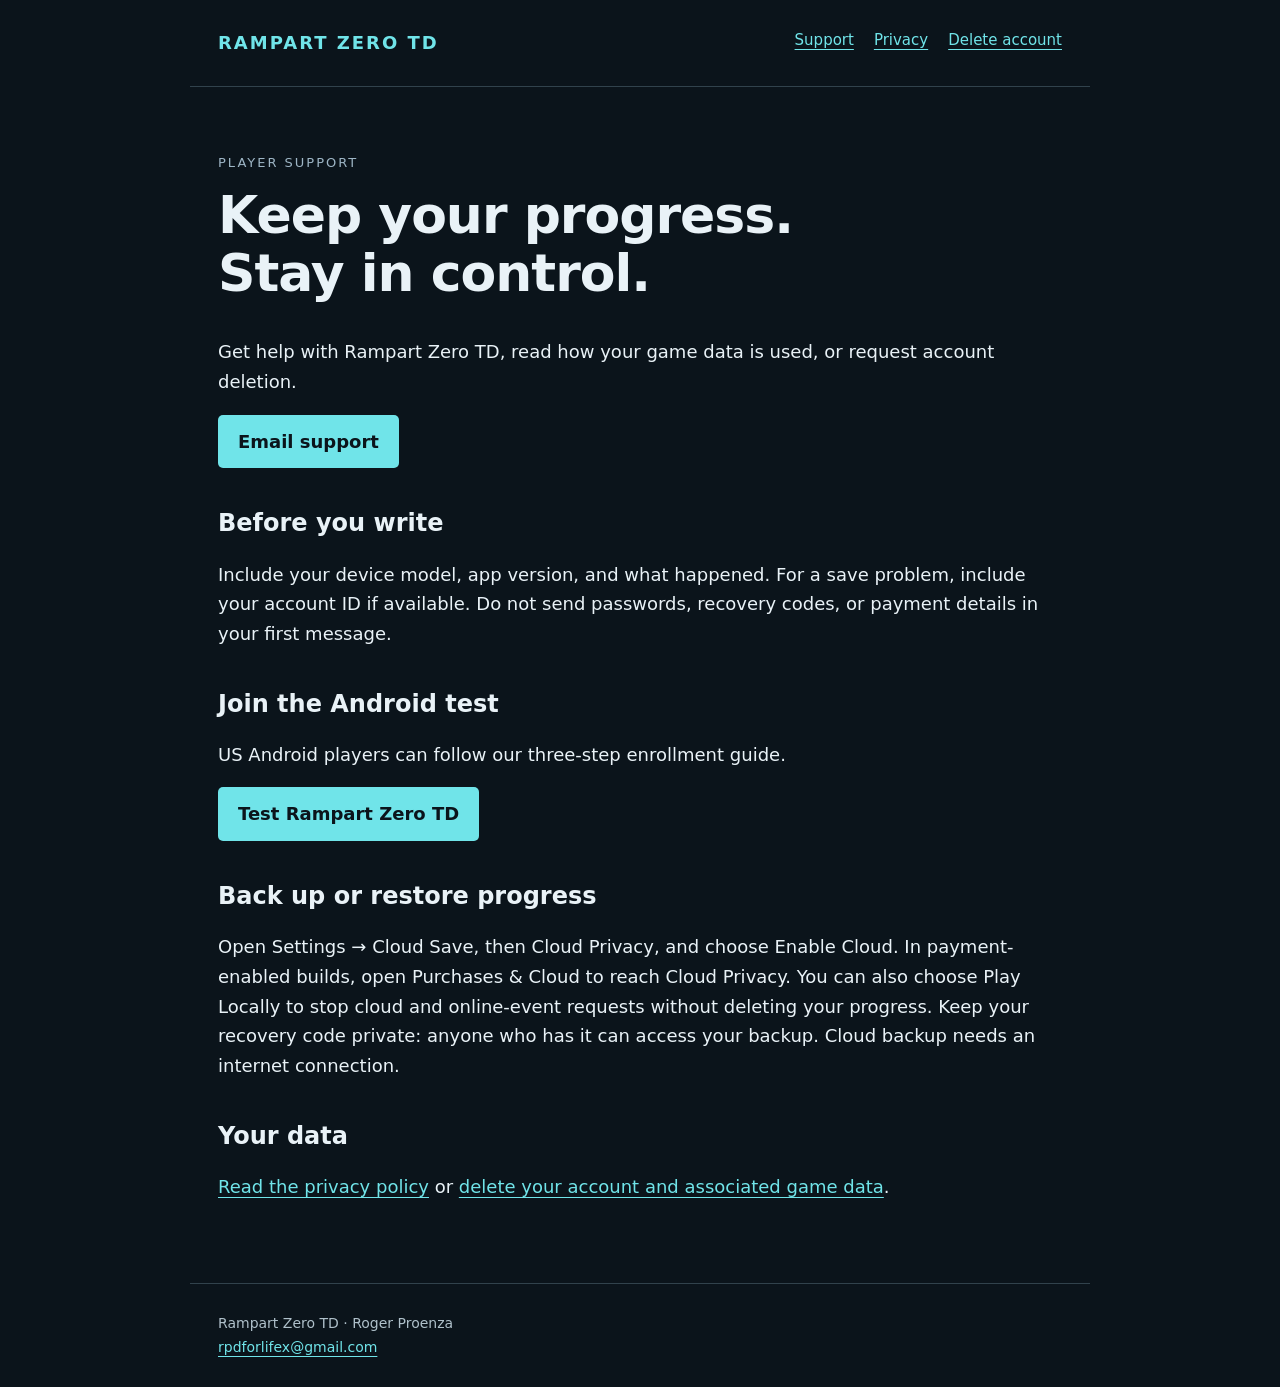
<file: index.html>
<!doctype html>
<html lang="en"><head><meta charset="utf-8"><meta name="viewport" content="width=device-width, initial-scale=1">
<meta name="description" content="Official support, privacy, and account-deletion information for Rampart Zero TD.">
<title>Support — Rampart Zero TD</title><link rel="stylesheet" href="site.css"></head>
<body><a class="skip" href="#main">Skip to content</a><header><a class="brand" href="index.html">RAMPART ZERO TD</a>
<nav aria-label="Main"><a href="index.html">Support</a><a href="privacy.html">Privacy</a><a href="delete-account.html">Delete account</a></nav></header>
<main id="main"><p class="eyebrow">PLAYER SUPPORT</p><h1>Keep your progress.<br>Stay in control.</h1>
<p>Get help with Rampart Zero TD, read how your game data is used, or request account deletion.</p>
<p><a class="button" href="mailto:rpdforlifex@gmail.com?subject=Rampart%20Zero%20TD%20support">Email support</a></p>
<h2>Before you write</h2><p>Include your device model, app version, and what happened. For a save problem, include your account ID if available. Do not send passwords, recovery codes, or payment details in your first message.</p>
<h2>Join the Android test</h2><p>US Android players can follow our three-step enrollment guide.</p><p><a class="button" href="test.html">Test Rampart Zero TD</a></p>
<h2>Back up or restore progress</h2><p>Open Settings → Cloud Save, then Cloud Privacy, and choose Enable Cloud. In payment-enabled builds, open Purchases & Cloud to reach Cloud Privacy. You can also choose Play Locally to stop cloud and online-event requests without deleting your progress. Keep your recovery code private: anyone who has it can access your backup. Cloud backup needs an internet connection.</p>
<h2>Your data</h2><p><a href="privacy.html">Read the privacy policy</a> or <a href="delete-account.html">delete your account and associated game data</a>.</p></main><footer>Rampart Zero TD · Roger Proenza<br>
<a href="mailto:rpdforlifex@gmail.com">rpdforlifex@gmail.com</a></footer></body></html>
</file>
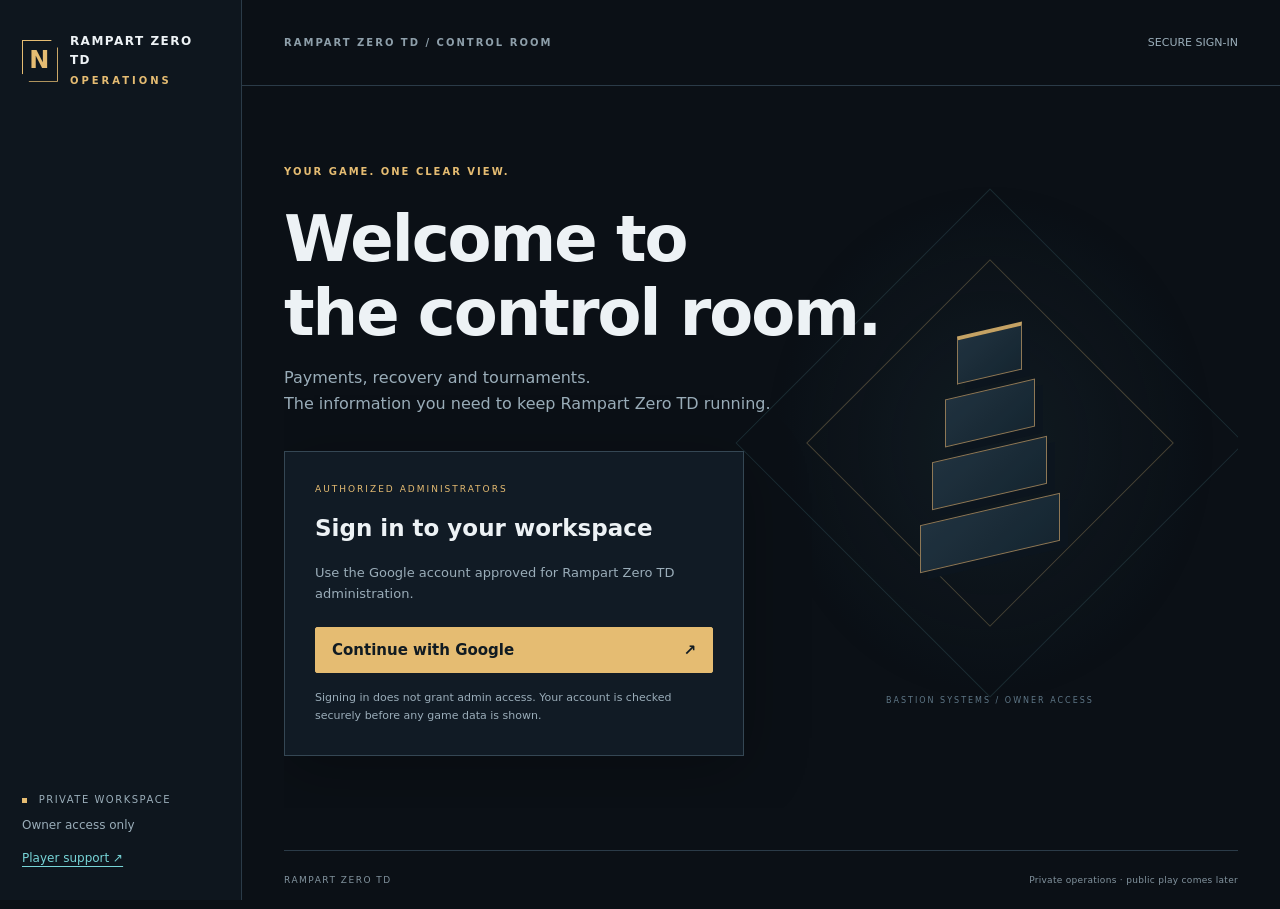
<file: admin/index.html>
<!doctype html><html lang="en"><head><meta charset="utf-8"><meta name="viewport" content="width=device-width,initial-scale=1"><meta name="referrer" content="no-referrer"><meta name="robots" content="noindex,nofollow"><meta http-equiv="Content-Security-Policy" content="default-src 'none'; script-src 'self'; style-src 'self'; img-src 'self'; connect-src https://wtunqxzwsoivmeadbbxj.supabase.co; base-uri 'none'; form-action 'none'; object-src 'none'"><title>Operations · Rampart Zero TD</title><link rel="stylesheet" href="./admin.css"></head><body>
<a class="skip" href="#main">Skip to dashboard</a>
<div class="shell"><aside class="sidebar"><a class="brand" href="./"><span class="brand-mark" aria-hidden="true">N</span><span>RAMPART ZERO TD<small>OPERATIONS</small></span></a><nav aria-label="Dashboard sections" id="nav" hidden></nav><div class="sidebar-foot"><span class="status-dot"></span> PRIVATE WORKSPACE<p>Owner access only</p><a href="../index.html">Player support ↗</a></div></aside>
<div class="workspace"><header class="topbar"><span class="eyebrow">RAMPART ZERO TD / CONTROL ROOM</span><span id="identity" class="identity">SECURE SIGN-IN</span><button id="signout" class="subtle" hidden>Sign out</button></header>
<main id="main"><section id="login" class="login"><div class="eyebrow">YOUR GAME. ONE CLEAR VIEW.</div><h1>Welcome to<br>the control room.</h1><p class="intro">Payments, recovery and tournaments.<br>The information you need to keep Rampart Zero TD running.</p><div class="login-panel"><div class="panel-kicker">AUTHORIZED ADMINISTRATORS</div><h2>Sign in to your workspace</h2><p>Use the Google account approved for Rampart Zero TD administration.</p><button id="signin" class="primary">Continue with Google <span aria-hidden="true">↗</span></button><p class="muted small">Signing in does not grant admin access. Your account is checked securely before any game data is shown.</p></div><div class="login-art" aria-hidden="true"><div class="orbit orbit-one"></div><div class="orbit orbit-two"></div><div class="bastion"><i></i><i></i><i></i><i></i></div><span>BASTION SYSTEMS / OWNER ACCESS</span></div></section>
<div id="message" role="status" aria-live="polite"></div>
<section id="dashboard" hidden><div class="page-heading"><div><div class="eyebrow">OPERATIONS / <span id="section-label">OVERVIEW</span></div><h1 id="page-title">Your game, at a glance.</h1><p id="page-description">What needs your attention, and what is running.</p></div><div class="tools"><label for="realm">Payment environment</label><select id="realm"><option value="Test">Test / Sandbox</option><option value="Production">Production</option></select><button id="refresh" class="secondary">Refresh data ↻</button></div></div><div class="snapshot-strip"><span id="freshness">Connecting…</span><span>Times in Eastern · updates every 60 seconds</span></div><div id="content"></div></section>
</main><footer>RAMPART ZERO TD <span>Private operations · public play comes later</span></footer></div></div><script type="module" src="./app.js"></script></body></html>
</file>
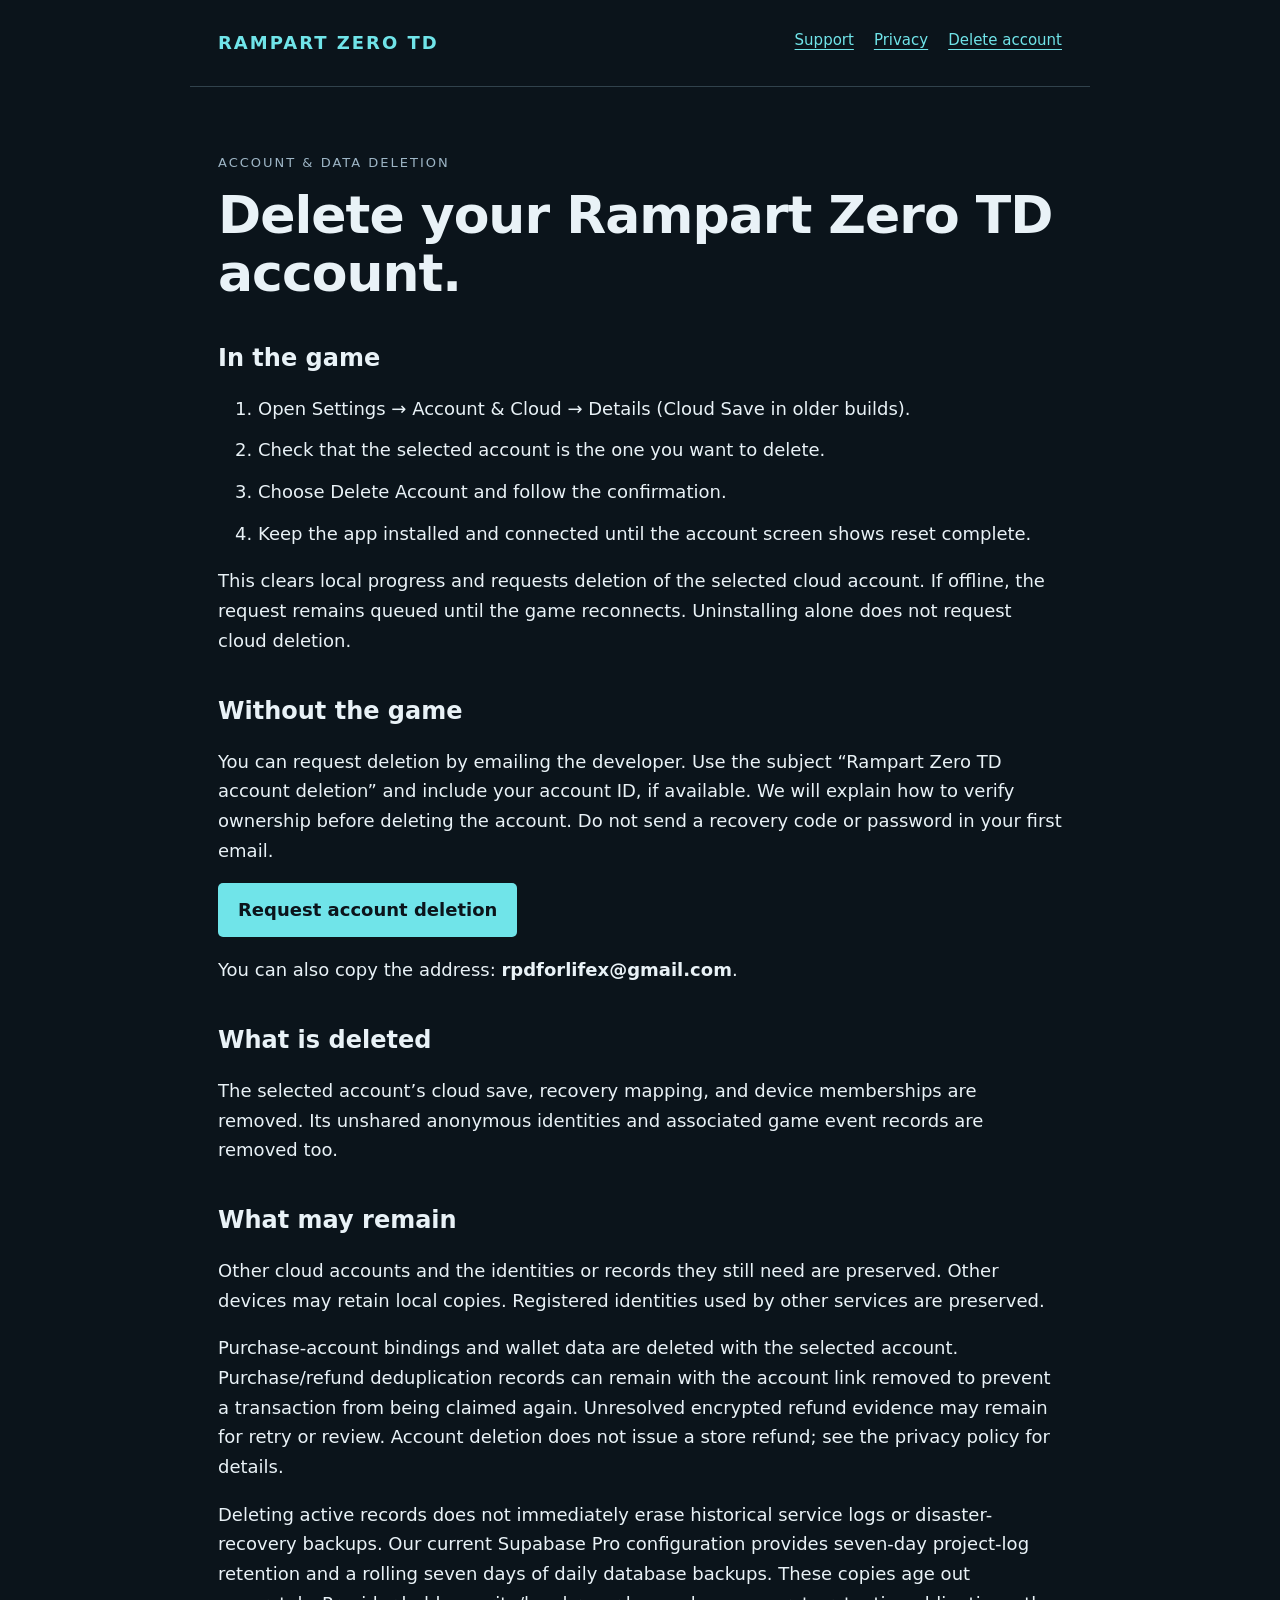
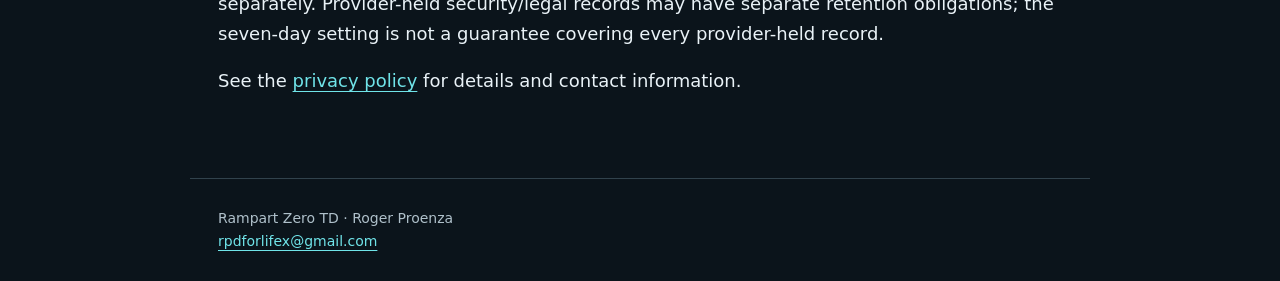
<file: delete-account.html>
<!doctype html>
<html lang="en"><head><meta charset="utf-8"><meta name="viewport" content="width=device-width, initial-scale=1">
<meta name="description" content="Official support, privacy, and account-deletion information for Rampart Zero TD.">
<title>Delete your account — Rampart Zero TD</title><link rel="stylesheet" href="site.css"></head>
<body><a class="skip" href="#main">Skip to content</a><header><a class="brand" href="index.html">RAMPART ZERO TD</a>
<nav aria-label="Main"><a href="index.html">Support</a><a href="privacy.html">Privacy</a><a href="delete-account.html">Delete account</a></nav></header>
<main id="main"><p class="eyebrow">ACCOUNT & DATA DELETION</p><h1>Delete your Rampart Zero TD account.</h1>
<h2>In the game</h2><ol><li>Open Settings → Account &amp; Cloud → Details (Cloud Save in older builds).</li><li>Check that the selected account is the one you want to delete.</li><li>Choose Delete Account and follow the confirmation.</li><li>Keep the app installed and connected until the account screen shows reset complete.</li></ol>
<p>This clears local progress and requests deletion of the selected cloud account. If offline, the request remains queued until the game reconnects. Uninstalling alone does not request cloud deletion.</p>
<h2>Without the game</h2><p>You can request deletion by emailing the developer. Use the subject “Rampart Zero TD account deletion” and include your account ID, if available. We will explain how to verify ownership before deleting the account. Do not send a recovery code or password in your first email.</p>
<p><a class="button" href="mailto:rpdforlifex@gmail.com?subject=Rampart%20Zero%20TD%20account%20deletion">Request account deletion</a></p>
<p>You can also copy the address: <strong>rpdforlifex@gmail.com</strong>.</p>
<h2>What is deleted</h2><p>The selected account’s cloud save, recovery mapping, and device memberships are removed. Its unshared anonymous identities and associated game event records are removed too.</p>
<h2>What may remain</h2><p>Other cloud accounts and the identities or records they still need are preserved. Other devices may retain local copies. Registered identities used by other services are preserved.</p>
<p>Purchase-account bindings and wallet data are deleted with the selected account. Purchase/refund deduplication records can remain with the account link removed to prevent a transaction from being claimed again. Unresolved encrypted refund evidence may remain for retry or review. Account deletion does not issue a store refund; see the privacy policy for details.</p>
<p>Deleting active records does not immediately erase historical service logs or disaster-recovery backups. Our current Supabase Pro configuration provides seven-day project-log retention and a rolling seven days of daily database backups. These copies age out separately. Provider-held security/legal records may have separate retention obligations; the seven-day setting is not a guarantee covering every provider-held record.</p>
<p>See the <a href="privacy.html">privacy policy</a> for details and contact information.</p></main><footer>Rampart Zero TD · Roger Proenza<br>
<a href="mailto:rpdforlifex@gmail.com">rpdforlifex@gmail.com</a></footer></body></html>
</file>
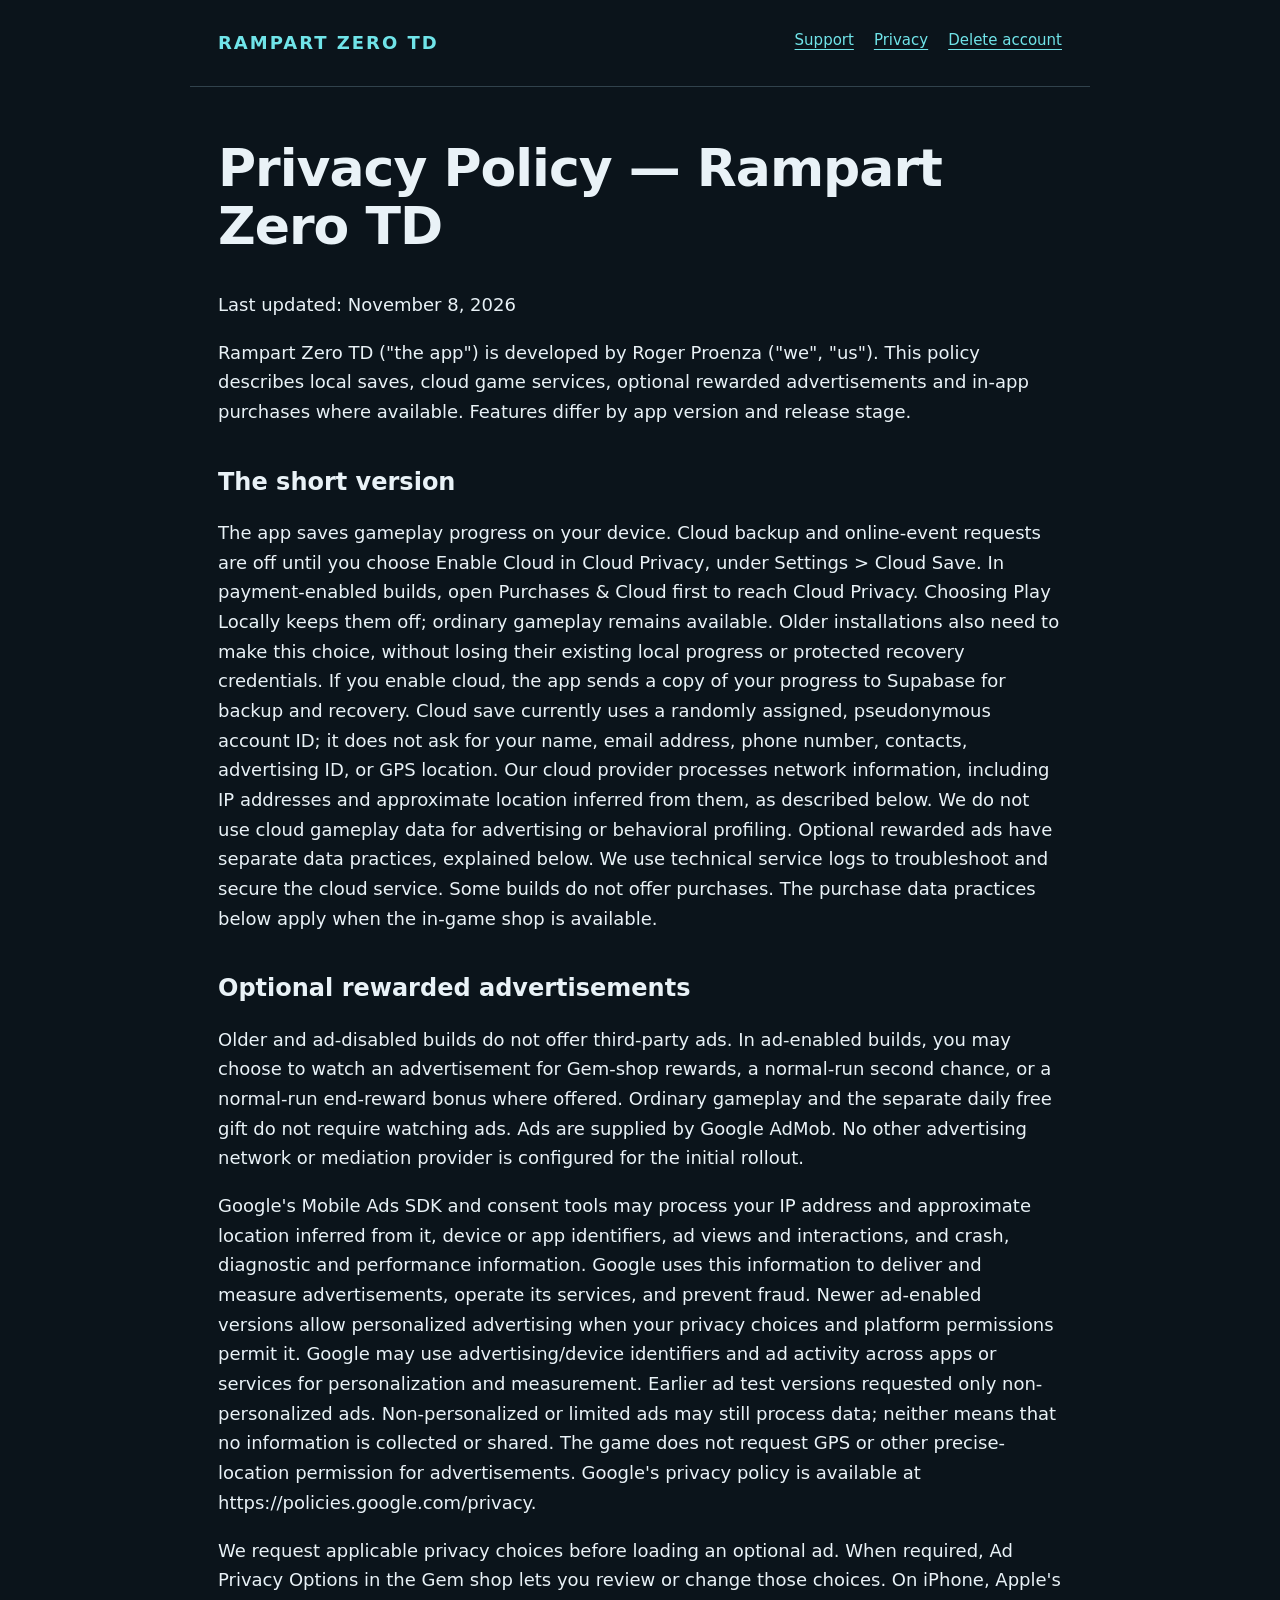
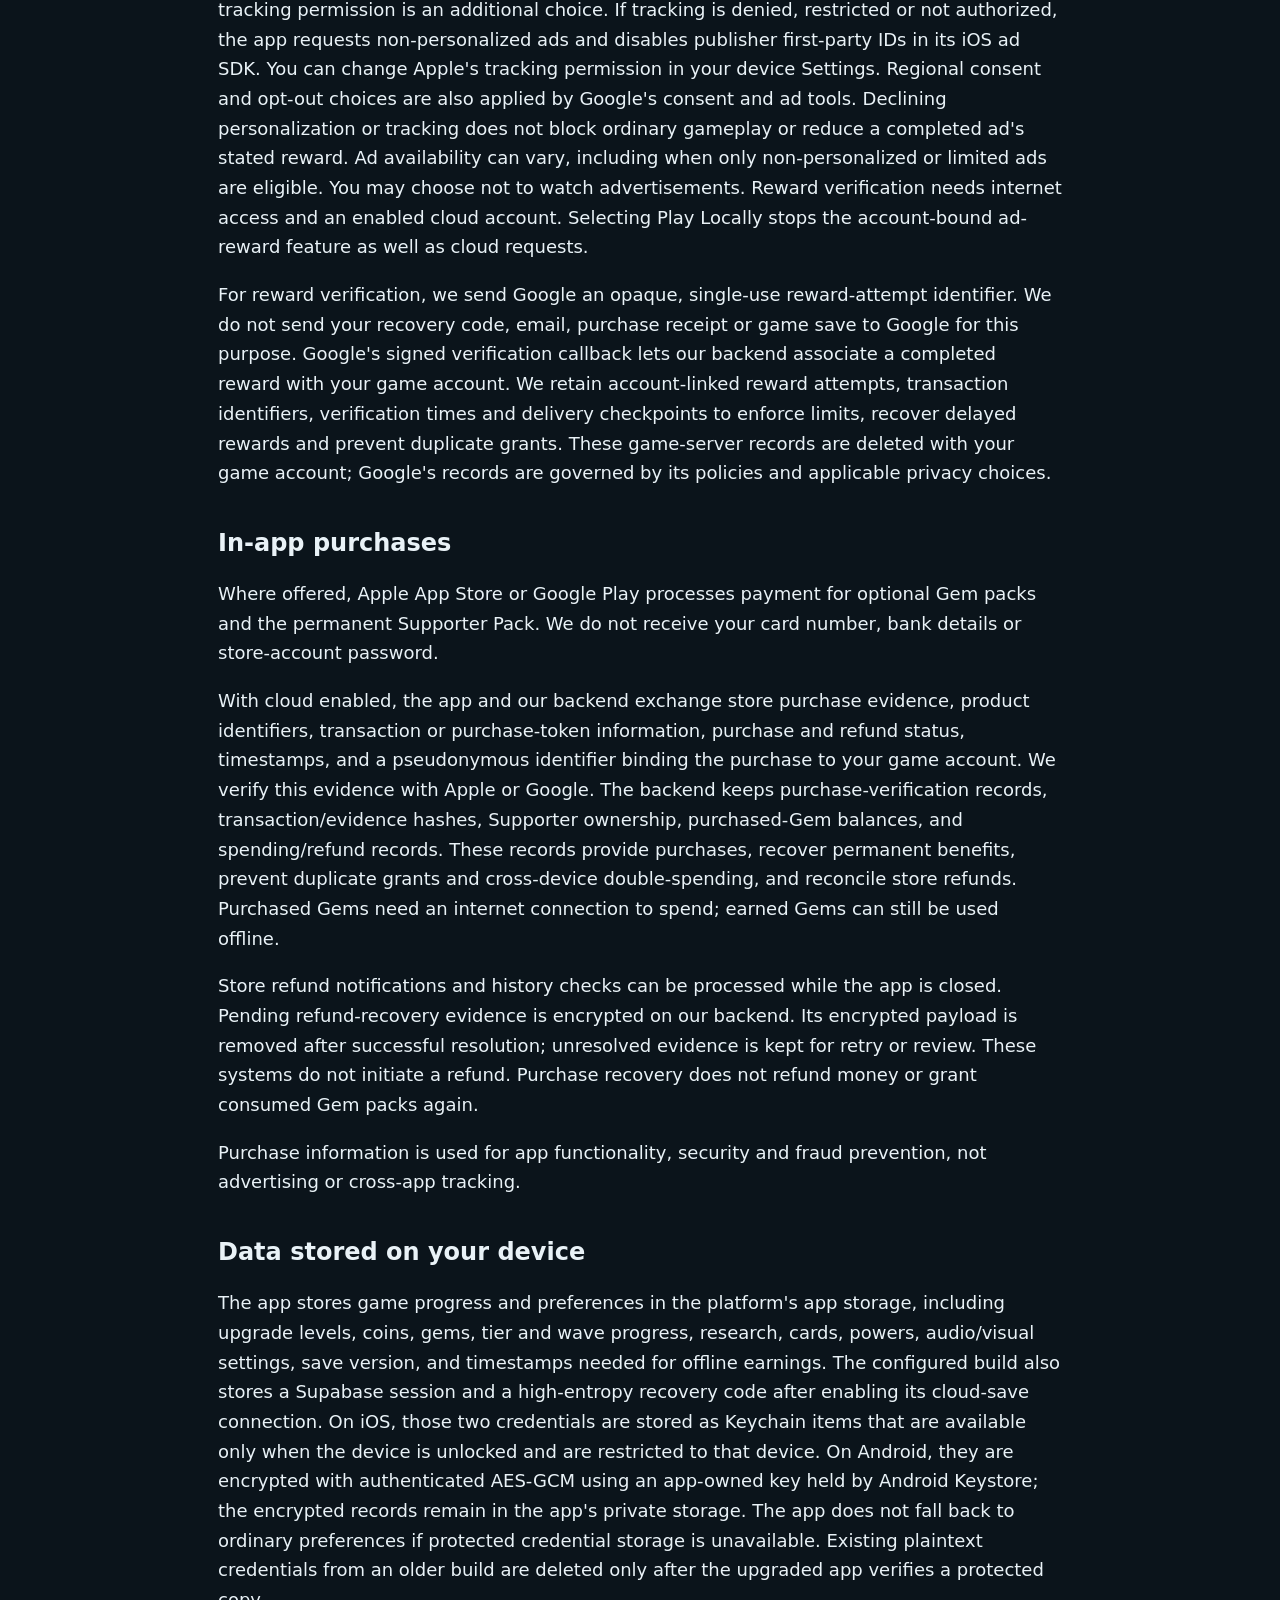
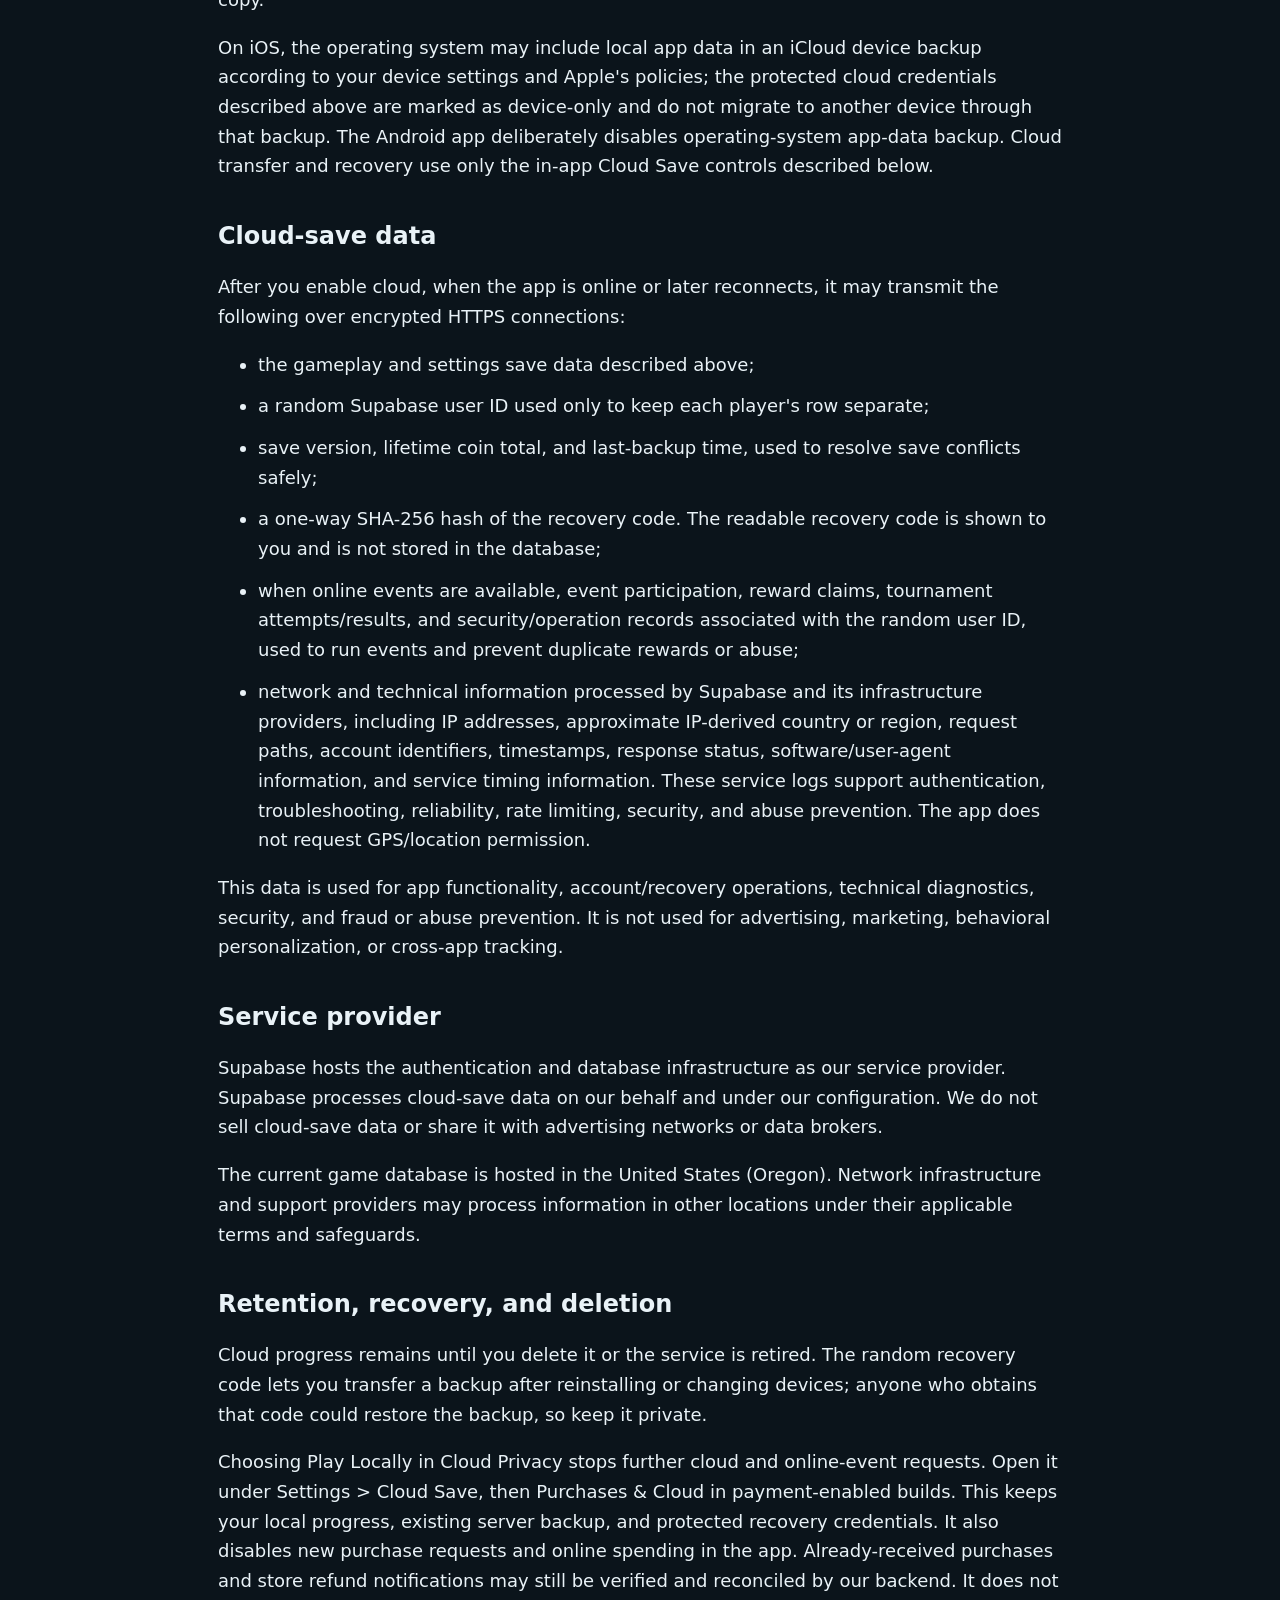
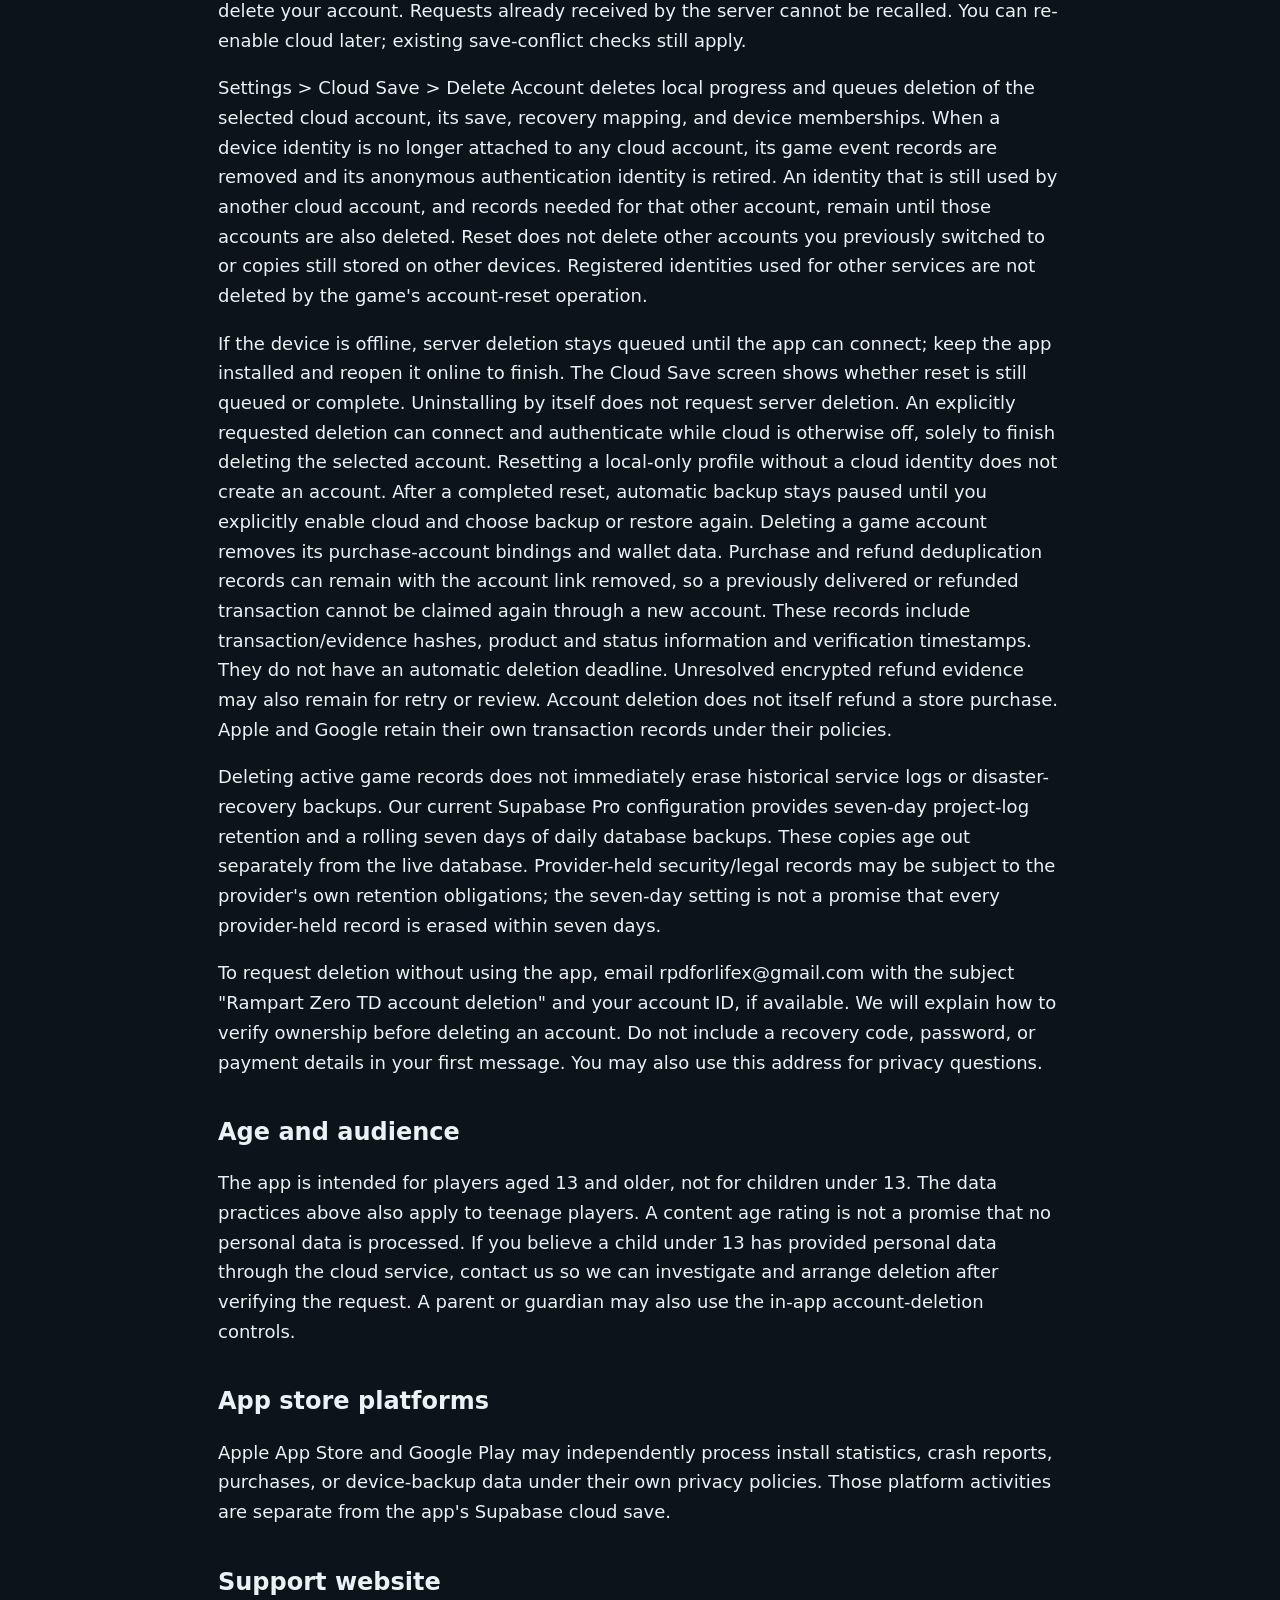
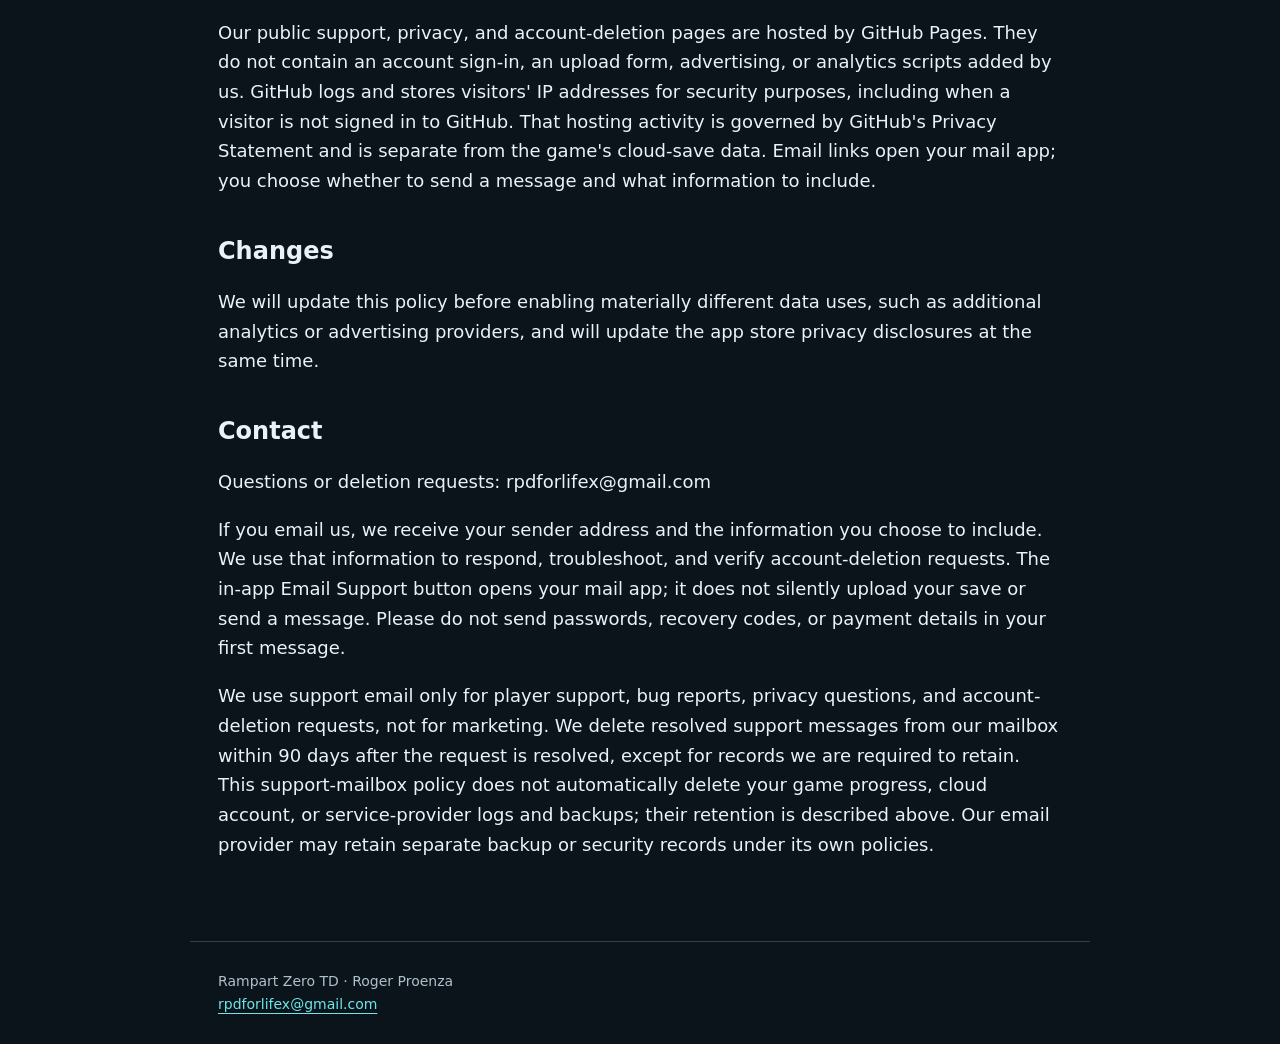
<file: privacy.html>
<!doctype html>
<html lang="en"><head><meta charset="utf-8"><meta name="viewport" content="width=device-width, initial-scale=1">
<meta name="description" content="Official support, privacy, and account-deletion information for Rampart Zero TD.">
<title>Privacy policy — Rampart Zero TD</title><link rel="stylesheet" href="site.css"></head>
<body><a class="skip" href="#main">Skip to content</a><header><a class="brand" href="index.html">RAMPART ZERO TD</a>
<nav aria-label="Main"><a href="index.html">Support</a><a href="privacy.html">Privacy</a><a href="delete-account.html">Delete account</a></nav></header>
<main id="main"><h1>Privacy Policy — Rampart Zero TD</h1>
<p>Last updated: November 8, 2026</p>
<p>Rampart Zero TD (&quot;the app&quot;) is developed by Roger Proenza (&quot;we&quot;, &quot;us&quot;). This policy describes local saves, cloud game services, optional rewarded advertisements and in-app purchases where available. Features differ by app version and release stage.</p>
<h2>The short version</h2>
<p>The app saves gameplay progress on your device. Cloud backup and online-event requests are off until you choose Enable Cloud in Cloud Privacy, under Settings &gt; Cloud Save. In payment-enabled builds, open Purchases &amp; Cloud first to reach Cloud Privacy. Choosing Play Locally keeps them off; ordinary gameplay remains available. Older installations also need to make this choice, without losing their existing local progress or protected recovery credentials. If you enable cloud, the app sends a copy of your progress to Supabase for backup and recovery. Cloud save currently uses a randomly assigned, pseudonymous account ID; it does not ask for your name, email address, phone number, contacts, advertising ID, or GPS location. Our cloud provider processes network information, including IP addresses and approximate location inferred from them, as described below. We do not use cloud gameplay data for advertising or behavioral profiling. Optional rewarded ads have separate data practices, explained below. We use technical service logs to troubleshoot and secure the cloud service. Some builds do not offer purchases. The purchase data practices below apply when the in-game shop is available.</p>
<h2>Optional rewarded advertisements</h2>
<p>Older and ad-disabled builds do not offer third-party ads. In ad-enabled builds, you may choose to watch an advertisement for Gem-shop rewards, a normal-run second chance, or a normal-run end-reward bonus where offered. Ordinary gameplay and the separate daily free gift do not require watching ads. Ads are supplied by Google AdMob. No other advertising network or mediation provider is configured for the initial rollout.</p>
<p>Google&#x27;s Mobile Ads SDK and consent tools may process your IP address and approximate location inferred from it, device or app identifiers, ad views and interactions, and crash, diagnostic and performance information. Google uses this information to deliver and measure advertisements, operate its services, and prevent fraud. Newer ad-enabled versions allow personalized advertising when your privacy choices and platform permissions permit it. Google may use advertising/device identifiers and ad activity across apps or services for personalization and measurement. Earlier ad test versions requested only non-personalized ads. Non-personalized or limited ads may still process data; neither means that no information is collected or shared. The game does not request GPS or other precise-location permission for advertisements. Google&#x27;s privacy policy is available at https://policies.google.com/privacy.</p>
<p>We request applicable privacy choices before loading an optional ad. When required, Ad Privacy Options in the Gem shop lets you review or change those choices. On iPhone, Apple&#x27;s tracking permission is an additional choice. If tracking is denied, restricted or not authorized, the app requests non-personalized ads and disables publisher first-party IDs in its iOS ad SDK. You can change Apple&#x27;s tracking permission in your device Settings. Regional consent and opt-out choices are also applied by Google&#x27;s consent and ad tools. Declining personalization or tracking does not block ordinary gameplay or reduce a completed ad&#x27;s stated reward. Ad availability can vary, including when only non-personalized or limited ads are eligible. You may choose not to watch advertisements. Reward verification needs internet access and an enabled cloud account. Selecting Play Locally stops the account-bound ad-reward feature as well as cloud requests.</p>
<p>For reward verification, we send Google an opaque, single-use reward-attempt identifier. We do not send your recovery code, email, purchase receipt or game save to Google for this purpose. Google&#x27;s signed verification callback lets our backend associate a completed reward with your game account. We retain account-linked reward attempts, transaction identifiers, verification times and delivery checkpoints to enforce limits, recover delayed rewards and prevent duplicate grants. These game-server records are deleted with your game account; Google&#x27;s records are governed by its policies and applicable privacy choices.</p>
<h2>In-app purchases</h2>
<p>Where offered, Apple App Store or Google Play processes payment for optional Gem packs and the permanent Supporter Pack. We do not receive your card number, bank details or store-account password.</p>
<p>With cloud enabled, the app and our backend exchange store purchase evidence, product identifiers, transaction or purchase-token information, purchase and refund status, timestamps, and a pseudonymous identifier binding the purchase to your game account. We verify this evidence with Apple or Google. The backend keeps purchase-verification records, transaction/evidence hashes, Supporter ownership, purchased-Gem balances, and spending/refund records. These records provide purchases, recover permanent benefits, prevent duplicate grants and cross-device double-spending, and reconcile store refunds. Purchased Gems need an internet connection to spend; earned Gems can still be used offline.</p>
<p>Store refund notifications and history checks can be processed while the app is closed. Pending refund-recovery evidence is encrypted on our backend. Its encrypted payload is removed after successful resolution; unresolved evidence is kept for retry or review. These systems do not initiate a refund. Purchase recovery does not refund money or grant consumed Gem packs again.</p>
<p>Purchase information is used for app functionality, security and fraud prevention, not advertising or cross-app tracking.</p>
<h2>Data stored on your device</h2>
<p>The app stores game progress and preferences in the platform&#x27;s app storage, including upgrade levels, coins, gems, tier and wave progress, research, cards, powers, audio/visual settings, save version, and timestamps needed for offline earnings. The configured build also stores a Supabase session and a high-entropy recovery code after enabling its cloud-save connection. On iOS, those two credentials are stored as Keychain items that are available only when the device is unlocked and are restricted to that device. On Android, they are encrypted with authenticated AES-GCM using an app-owned key held by Android Keystore; the encrypted records remain in the app&#x27;s private storage. The app does not fall back to ordinary preferences if protected credential storage is unavailable. Existing plaintext credentials from an older build are deleted only after the upgraded app verifies a protected copy.</p>
<p>On iOS, the operating system may include local app data in an iCloud device backup according to your device settings and Apple&#x27;s policies; the protected cloud credentials described above are marked as device-only and do not migrate to another device through that backup. The Android app deliberately disables operating-system app-data backup. Cloud transfer and recovery use only the in-app Cloud Save controls described below.</p>
<h2>Cloud-save data</h2>
<p>After you enable cloud, when the app is online or later reconnects, it may transmit the following over encrypted HTTPS connections:</p>
<ul><li>the gameplay and settings save data described above;</li><li>a random Supabase user ID used only to keep each player&#x27;s row separate;</li><li>save version, lifetime coin total, and last-backup time, used to resolve save   conflicts safely;</li><li>a one-way SHA-256 hash of the recovery code. The readable recovery code is   shown to you and is not stored in the database;</li><li>when online events are available, event participation, reward claims,   tournament attempts/results, and security/operation records associated with   the random user ID, used to run events and prevent duplicate rewards or abuse;</li><li>network and technical information processed by Supabase and its infrastructure   providers, including IP addresses, approximate IP-derived country or region,   request paths, account identifiers, timestamps, response status, software/user-agent   information, and service timing information. These service logs support   authentication, troubleshooting, reliability, rate limiting, security, and abuse   prevention. The app does not request GPS/location permission.</li></ul>
<p>This data is used for app functionality, account/recovery operations, technical diagnostics, security, and fraud or abuse prevention. It is not used for advertising, marketing, behavioral personalization, or cross-app tracking.</p>
<h2>Service provider</h2>
<p>Supabase hosts the authentication and database infrastructure as our service provider. Supabase processes cloud-save data on our behalf and under our configuration. We do not sell cloud-save data or share it with advertising networks or data brokers.</p>
<p>The current game database is hosted in the United States (Oregon). Network infrastructure and support providers may process information in other locations under their applicable terms and safeguards.</p>
<h2>Retention, recovery, and deletion</h2>
<p>Cloud progress remains until you delete it or the service is retired. The random recovery code lets you transfer a backup after reinstalling or changing devices; anyone who obtains that code could restore the backup, so keep it private.</p>
<p>Choosing Play Locally in Cloud Privacy stops further cloud and online-event requests. Open it under Settings &gt; Cloud Save, then Purchases &amp; Cloud in payment-enabled builds. This keeps your local progress, existing server backup, and protected recovery credentials. It also disables new purchase requests and online spending in the app. Already-received purchases and store refund notifications may still be verified and reconciled by our backend. It does not delete your account. Requests already received by the server cannot be recalled. You can re-enable cloud later; existing save-conflict checks still apply.</p>
<p>Settings &gt; Cloud Save &gt; Delete Account deletes local progress and queues deletion of the selected cloud account, its save, recovery mapping, and device memberships. When a device identity is no longer attached to any cloud account, its game event records are removed and its anonymous authentication identity is retired. An identity that is still used by another cloud account, and records needed for that other account, remain until those accounts are also deleted. Reset does not delete other accounts you previously switched to or copies still stored on other devices. Registered identities used for other services are not deleted by the game&#x27;s account-reset operation.</p>
<p>If the device is offline, server deletion stays queued until the app can connect; keep the app installed and reopen it online to finish. The Cloud Save screen shows whether reset is still queued or complete. Uninstalling by itself does not request server deletion. An explicitly requested deletion can connect and authenticate while cloud is otherwise off, solely to finish deleting the selected account. Resetting a local-only profile without a cloud identity does not create an account. After a completed reset, automatic backup stays paused until you explicitly enable cloud and choose backup or restore again. Deleting a game account removes its purchase-account bindings and wallet data. Purchase and refund deduplication records can remain with the account link removed, so a previously delivered or refunded transaction cannot be claimed again through a new account. These records include transaction/evidence hashes, product and status information and verification timestamps. They do not have an automatic deletion deadline. Unresolved encrypted refund evidence may also remain for retry or review. Account deletion does not itself refund a store purchase. Apple and Google retain their own transaction records under their policies.</p>
<p>Deleting active game records does not immediately erase historical service logs or disaster-recovery backups. Our current Supabase Pro configuration provides seven-day project-log retention and a rolling seven days of daily database backups. These copies age out separately from the live database. Provider-held security/legal records may be subject to the provider&#x27;s own retention obligations; the seven-day setting is not a promise that every provider-held record is erased within seven days.</p>
<p>To request deletion without using the app, email rpdforlifex@gmail.com with the subject &quot;Rampart Zero TD account deletion&quot; and your account ID, if available. We will explain how to verify ownership before deleting an account. Do not include a recovery code, password, or payment details in your first message. You may also use this address for privacy questions.</p>
<h2>Age and audience</h2>
<p>The app is intended for players aged 13 and older, not for children under 13. The data practices above also apply to teenage players. A content age rating is not a promise that no personal data is processed. If you believe a child under 13 has provided personal data through the cloud service, contact us so we can investigate and arrange deletion after verifying the request. A parent or guardian may also use the in-app account-deletion controls.</p>
<h2>App store platforms</h2>
<p>Apple App Store and Google Play may independently process install statistics, crash reports, purchases, or device-backup data under their own privacy policies. Those platform activities are separate from the app&#x27;s Supabase cloud save.</p>
<h2>Support website</h2>
<p>Our public support, privacy, and account-deletion pages are hosted by GitHub Pages. They do not contain an account sign-in, an upload form, advertising, or analytics scripts added by us. GitHub logs and stores visitors&#x27; IP addresses for security purposes, including when a visitor is not signed in to GitHub. That hosting activity is governed by GitHub&#x27;s Privacy Statement and is separate from the game&#x27;s cloud-save data. Email links open your mail app; you choose whether to send a message and what information to include.</p>
<h2>Changes</h2>
<p>We will update this policy before enabling materially different data uses, such as additional analytics or advertising providers, and will update the app store privacy disclosures at the same time.</p>
<h2>Contact</h2>
<p>Questions or deletion requests: rpdforlifex@gmail.com</p>
<p>If you email us, we receive your sender address and the information you choose to include. We use that information to respond, troubleshoot, and verify account-deletion requests. The in-app Email Support button opens your mail app; it does not silently upload your save or send a message. Please do not send passwords, recovery codes, or payment details in your first message.</p>
<p>We use support email only for player support, bug reports, privacy questions, and account-deletion requests, not for marketing. We delete resolved support messages from our mailbox within 90 days after the request is resolved, except for records we are required to retain. This support-mailbox policy does not automatically delete your game progress, cloud account, or service-provider logs and backups; their retention is described above. Our email provider may retain separate backup or security records under its own policies.</p></main><footer>Rampart Zero TD · Roger Proenza<br>
<a href="mailto:rpdforlifex@gmail.com">rpdforlifex@gmail.com</a></footer></body></html>
</file>
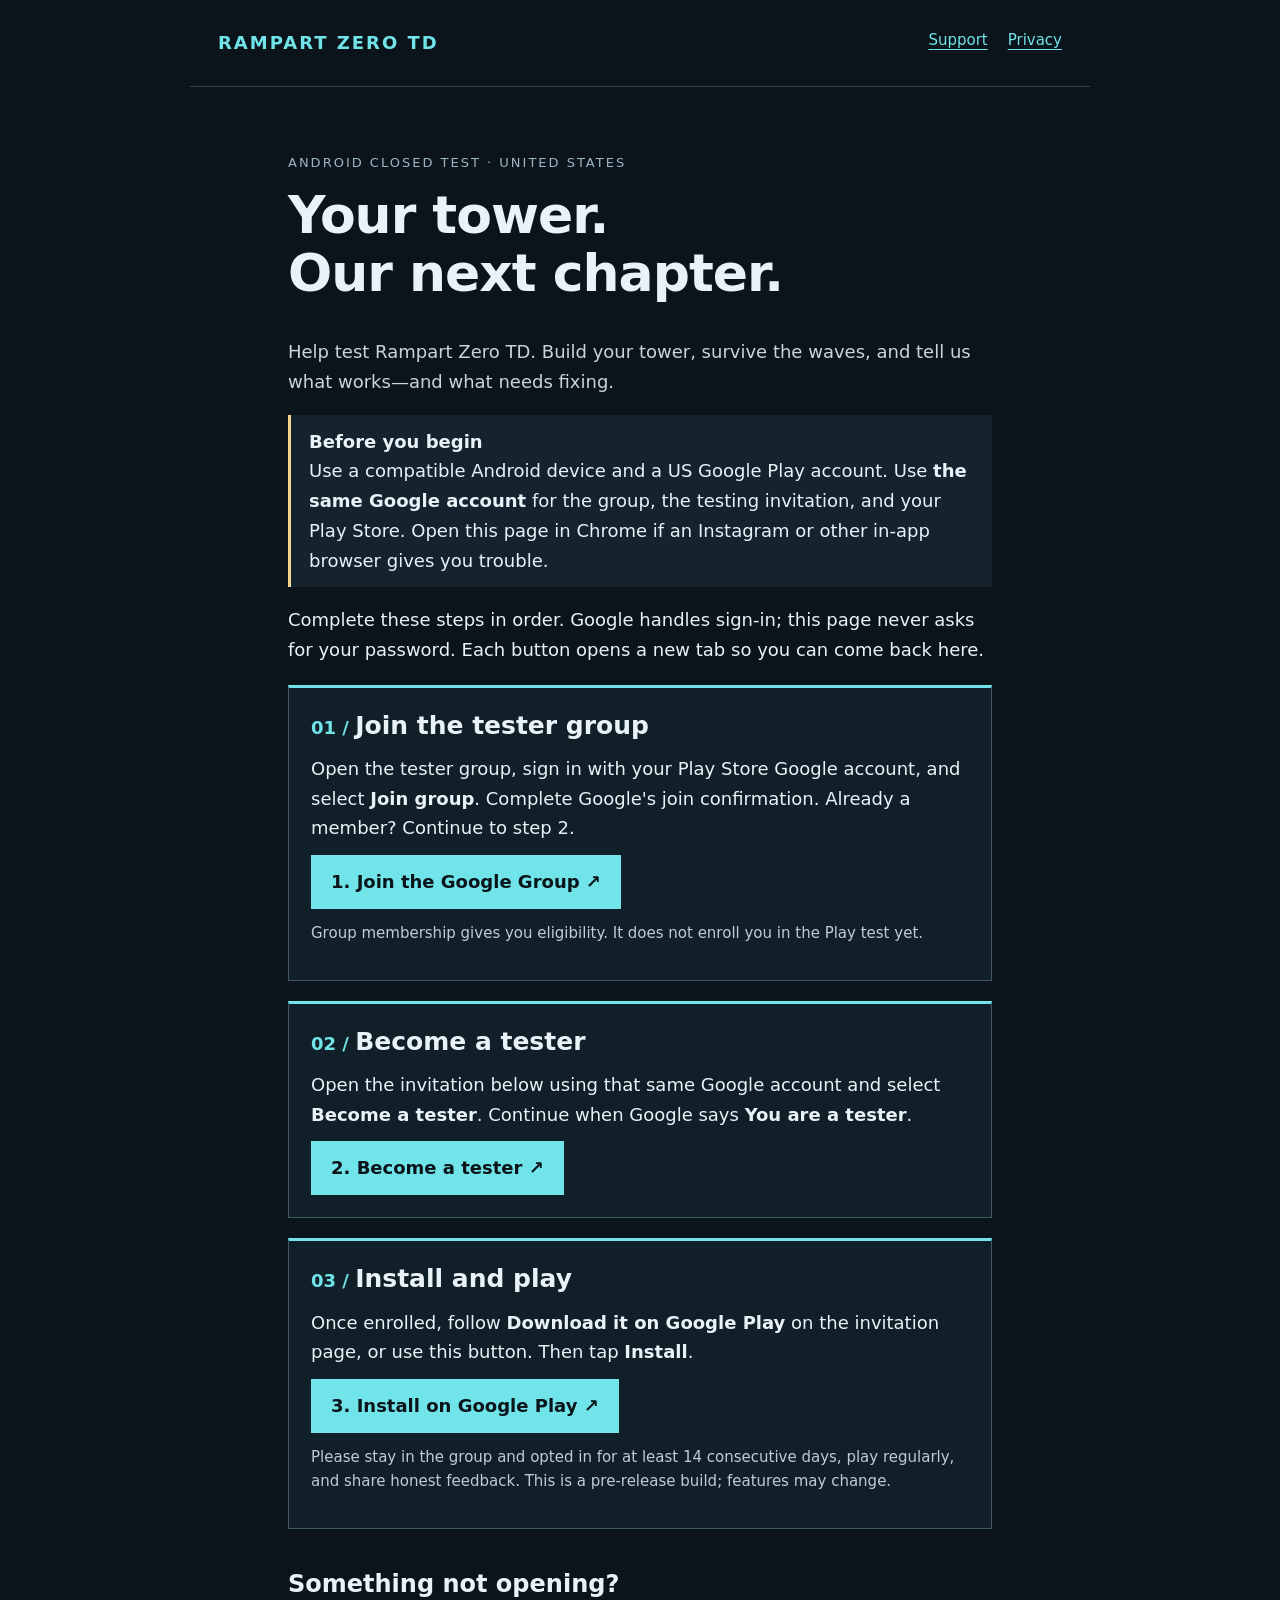
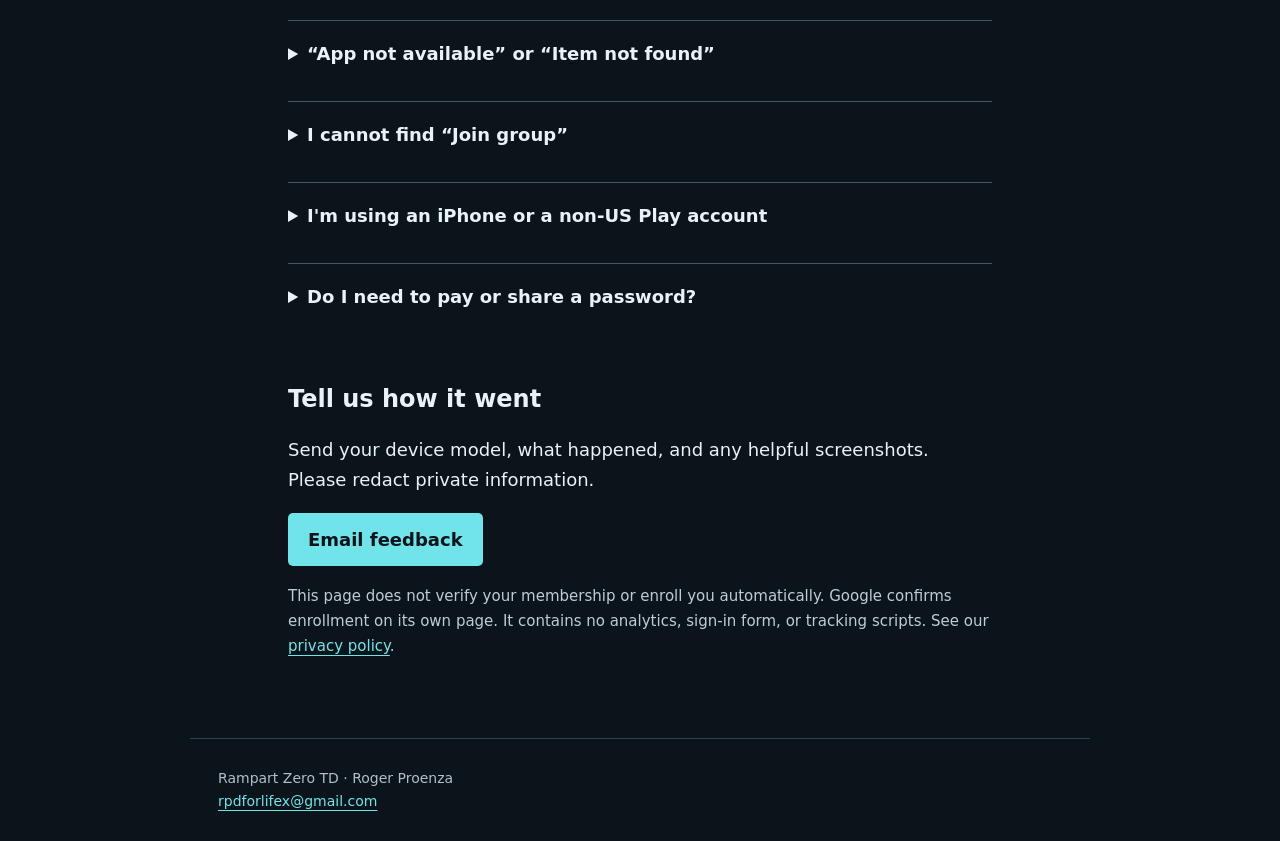
<file: test.html>
<!doctype html>
<html lang="en">
<head>
<meta charset="utf-8"><meta name="viewport" content="width=device-width, initial-scale=1">
<title>Join the Android test — Rampart Zero TD</title>
<meta name="description" content="Test Rampart Zero TD on Android. Join the group, become a tester, and install through Google Play.">
<link rel="canonical" href="https://rpdforlifex-collab.github.io/neon-bastion-support/test.html">
<link rel="stylesheet" href="site.css">
<style>
main{max-width:760px}h1{max-width:620px} .intro{color:#c8d5dc}
.notice{border-left:3px solid #f3d58d;padding:12px 18px;background:#15232e}
.steps{list-style:none;padding:0;counter-reset:step}.steps>li{counter-increment:step;border:1px solid #405965;border-top:3px solid #70e4e9;background:#111f29;padding:22px;margin:20px 0}
.steps h2{margin:0;font-size:25px}.steps h2:before{content:"0" counter(step) " / ";color:#70e4e9;font-size:18px}
.steps p{margin:12px 0}.steps .button{border-radius:0;min-height:48px}
.small{color:#bdcdd7;font-size:15px}details{border-top:1px solid #405965;padding:18px 0}summary{cursor:pointer;font-weight:700;min-height:44px}summary:focus-visible{outline:3px solid #f3d58d;outline-offset:4px}
@media(max-width:540px){.steps>li{padding:18px}.steps .button{display:block;text-align:center}h1{font-size:36px}}
</style>
</head>
<body>
<a class="skip" href="#main">Skip to content</a>
<header><a class="brand" href="index.html">RAMPART ZERO TD</a><nav aria-label="Main"><a href="index.html">Support</a><a href="privacy.html">Privacy</a></nav></header>
<main id="main">
<p class="eyebrow">ANDROID CLOSED TEST · UNITED STATES</p>
<h1>Your tower.<br>Our next chapter.</h1>
<p class="intro">Help test Rampart Zero TD. Build your tower, survive the waves, and tell us what works—and what needs fixing.</p>
<div class="notice"><strong>Before you begin</strong><br>Use a compatible Android device and a US Google Play account. Use <strong>the same Google account</strong> for the group, the testing invitation, and your Play Store. Open this page in Chrome if an Instagram or other in-app browser gives you trouble.</div>
<p>Complete these steps in order. Google handles sign-in; this page never asks for your password. Each button opens a new tab so you can come back here.</p>
<ol class="steps">
<li><h2>Join the tester group</h2><p>Open the tester group, sign in with your Play Store Google account, and select <strong>Join group</strong>. Complete Google's join confirmation. Already a member? Continue to step 2.</p>
<a class="button" href="https://groups.google.com/g/neon-bastion-testers" target="_blank" rel="noopener noreferrer">1. Join the Google Group ↗</a>
<p class="small">Group membership gives you eligibility. It does not enroll you in the Play test yet.</p></li>
<li><h2>Become a tester</h2><p>Open the invitation below using that same Google account and select <strong>Become a tester</strong>. Continue when Google says <strong>You are a tester</strong>.</p>
<a class="button" href="https://play.google.com/apps/testing/com.rpdidleon.toweridle" target="_blank" rel="noopener noreferrer">2. Become a tester ↗</a></li>
<li><h2>Install and play</h2><p>Once enrolled, follow <strong>Download it on Google Play</strong> on the invitation page, or use this button. Then tap <strong>Install</strong>.</p>
<a class="button" href="https://play.google.com/store/apps/details?id=com.rpdidleon.toweridle" target="_blank" rel="noopener noreferrer">3. Install on Google Play ↗</a>
<p class="small">Please stay in the group and opted in for at least 14 consecutive days, play regularly, and share honest feedback. This is a pre-release build; features may change.</p></li>
</ol>
<h2>Something not opening?</h2>
<details><summary>“App not available” or “Item not found”</summary><p>First complete group membership, then become a tester. Opening the install link alone does not grant access. Check the Google account in your browser AND the Play Store profile menu; they must match. Confirm your Play account's country is United States. Newly granted access may take time to appear—retry later if the accounts and membership are correct. Do not uninstall an existing game or clear its data to fix enrollment.</p></details>
<details><summary>I cannot find “Join group”</summary><p>Sign in to Google in Chrome, then reopen step 1. On a narrow screen, check the group's About page or its menu. If Google says you are already a member, go to step 2. If you still cannot join, email support with a screenshot of the message; hide private account details first.</p></details>
<details><summary>I'm using an iPhone or a non-US Play account</summary><p>This invitation is for the US Android closed test only. It does not install an iPhone app. Contact support to ask about future availability; do not change your Play country just to join.</p></details>
<details><summary>Do I need to pay or share a password?</summary><p>The game download is free. No purchase is required to participate. Do not assume any in-game purchase is a no-charge test; only buy if you intend to pay. Never send us passwords, verification codes, or payment details.</p></details>
<h2>Tell us how it went</h2>
<p>Send your device model, what happened, and any helpful screenshots. Please redact private information.</p>
<p><a class="button" href="mailto:rpdforlifex@gmail.com?subject=Rampart%20Zero%20TD%20tester%20feedback">Email feedback</a></p>
<p class="small">This page does not verify your membership or enroll you automatically. Google confirms enrollment on its own page. It contains no analytics, sign-in form, or tracking scripts. See our <a href="privacy.html">privacy policy</a>.</p>
</main>
<footer>Rampart Zero TD · Roger Proenza<br><a href="mailto:rpdforlifex@gmail.com">rpdforlifex@gmail.com</a></footer>
</body></html>
</file>
<file: site.css>
*{box-sizing:border-box}body{margin:0;background:#0b141b;color:#e9f2f7;font:18px/1.65 system-ui,sans-serif}a{color:#70e4e9;text-underline-offset:4px}a:focus-visible{outline:3px solid #f3d58d;outline-offset:5px}header,main,footer{max-width:900px;margin:auto;padding:28px}header{border-bottom:1px solid #31424c;display:flex;gap:24px;justify-content:space-between;flex-wrap:wrap}.brand{font-weight:750;letter-spacing:2px;text-decoration:none}.brand span{display:block;font-size:13px;letter-spacing:1px;color:#c8d5dc}nav{display:flex;gap:20px;flex-wrap:wrap;font-size:15px}main{min-height:70vh;padding-top:52px;padding-bottom:64px}h1{font-size:clamp(30px,6vw,52px);line-height:1.12;letter-spacing:-1px;margin-top:0}h2{font-size:24px;margin-top:40px;line-height:1.3}.eyebrow{color:#9eb6c6;letter-spacing:2px;font-size:13px}.button{display:inline-block;background:#70e4e9;color:#0b141b;padding:12px 20px;font-weight:700;text-decoration:none;border-radius:5px}footer{border-top:1px solid #31424c;color:#afc0ca;font-size:14px}.skip{position:absolute;top:-80px;left:20px;padding:12px;background:#fff;color:#000}.skip:focus{top:12px}li{margin-bottom:12px}@media(max-width:540px){header,main,footer{padding-left:22px;padding-right:22px}nav{gap:16px}}
</file>
<file: admin/admin.css>
:root{color-scheme:dark;--bg:#0b1016;--panel:#121c26;--line:#2b3b48;--text:#edf2f5;--muted:#9aadb9;--gold:#e5bc72;--cyan:#77d5d8;--warn:#f3bb7b;--red:#f69a9a}*{box-sizing:border-box}[hidden]{display:none!important}body{margin:0;background:var(--bg);color:var(--text);font:15px/1.6 ui-sans-serif,system-ui,-apple-system,BlinkMacSystemFont,"Segoe UI",sans-serif}a{color:var(--cyan);text-underline-offset:4px}button,select{font:inherit}button,a,select{touch-action:manipulation}button{cursor:pointer}button:disabled{opacity:.5;cursor:wait}button,select{min-height:44px;border:1px solid var(--line);padding:10px 16px;background:#17232d;color:var(--text);border-radius:2px}button:hover:not(:disabled){border-color:var(--gold)}:focus-visible{outline:3px solid var(--gold);outline-offset:4px}.skip{position:absolute;left:20px;top:-80px;z-index:10;background:#fff;color:#000;padding:10px}.skip:focus{top:8px}.shell{display:flex;min-height:100vh}.sidebar{width:242px;flex:none;background:#0e161e;border-right:1px solid var(--line);padding:32px 22px;display:flex;flex-direction:column;position:sticky;top:0;height:100vh}.brand{display:flex;align-items:center;gap:12px;color:var(--text);text-decoration:none;font-size:12px;font-weight:750;letter-spacing:1.5px}.brand small{display:block;color:var(--gold);font-size:10px;letter-spacing:3px;margin-top:3px}.brand-mark{border:1px solid var(--gold);display:grid;place-items:center;width:36px;height:42px;font-size:24px;color:var(--gold);clip-path:polygon(0 0,80% 0,100% 20%,100% 100%,20% 100%,0 80%)}nav{display:flex;flex-direction:column;gap:6px;margin-top:52px}nav button{text-align:left;background:transparent;border-color:transparent;color:var(--muted);font-size:14px}nav button[aria-current=page]{border-color:#3f4e57;border-left:3px solid var(--gold);background:#1b2730;color:var(--text)}nav .nav-number{font-size:10px;color:#637d90;margin-right:12px;font-variant-numeric:tabular-nums}.sidebar-foot{margin-top:auto;padding-top:34px;color:var(--muted);font-size:10px;letter-spacing:1.5px}.sidebar-foot p{letter-spacing:0;font-size:12px;margin:8px 0 14px}.sidebar-foot a{font-size:12px;letter-spacing:0}.status-dot{display:inline-block;width:5px;height:5px;background:var(--gold);margin-right:7px}.workspace{min-width:0;flex:1}.topbar{min-height:86px;display:flex;align-items:center;gap:16px;border-bottom:1px solid var(--line);padding:20px 42px}.eyebrow{font-size:10px;letter-spacing:2px;color:var(--gold);font-weight:700}.topbar .eyebrow{color:#8e9faa}.identity{margin-left:auto;font-size:11px;color:var(--muted);word-break:break-word}.subtle{background:transparent;font-size:12px;padding:7px 12px}main{padding:42px;max-width:1560px;margin:auto}h1,h2,h3,p{margin-top:0}h1{font-weight:550;font-size:clamp(28px,3.3vw,43px);line-height:1.15;letter-spacing:-1.3px;margin-bottom:15px}h2{font-weight:550;font-size:21px;line-height:1.3}h3{font-size:15px;font-weight:600}p{color:var(--muted)}.page-heading{display:flex;justify-content:space-between;gap:30px;align-items:flex-end;margin-bottom:26px}.page-heading .eyebrow{margin-bottom:15px}.page-heading p{margin-bottom:0;font-size:14px}.tools{display:grid;grid-template-columns:minmax(145px,1fr) auto;gap:7px 10px;flex-shrink:0}.tools label{grid-column:1/-1;font-size:11px;color:var(--muted)}.secondary{font-size:12px}.primary{background:var(--gold);color:#111b22;font-weight:650;border-color:var(--gold);display:flex;align-items:center;justify-content:space-between;gap:26px}.snapshot-strip{border-top:1px solid var(--line);border-bottom:1px solid var(--line);display:flex;justify-content:space-between;gap:15px;padding:11px 0;margin-bottom:28px;color:var(--muted);font-size:11px}.metrics{display:grid;grid-template-columns:repeat(4,minmax(0,1fr));gap:14px;margin-bottom:22px}.metric{background:linear-gradient(135deg,#1a2630,#111b24);border:1px solid var(--line);border-top:2px solid #52616c;padding:20px;min-width:0}.metric .value{display:block;font-size:34px;line-height:1.25;font-variant-numeric:tabular-nums;letter-spacing:-1px}.metric .label{font-size:11px;color:var(--muted);display:block;margin-bottom:13px}.metric .detail{font-size:11px;color:var(--muted);display:block;margin-top:12px}.metric.attention{border-top-color:var(--warn)}.metric.attention .value{color:var(--warn)}.grid{display:grid;grid-template-columns:minmax(0,1.5fr) minmax(0,1fr);gap:22px}.card{border:1px solid var(--line);background:var(--panel);padding:24px;margin-bottom:22px;min-width:0}.card-head{display:flex;align-items:center;justify-content:space-between;gap:20px;border-bottom:1px solid var(--line);padding-bottom:16px;margin-bottom:18px}.card-head h2{margin:0;font-size:17px}.tag{border:1px solid #41545f;padding:3px 8px;font-size:10px;letter-spacing:.7px;color:var(--cyan);white-space:nowrap}.tag.warn{color:var(--warn);border-color:#715639}.tag.neutral{color:var(--muted)}.empty{padding:12px 0;color:var(--muted);font-size:14px}.issue{display:flex;gap:16px;justify-content:space-between;align-items:center;padding:17px 0;border-bottom:1px solid var(--line)}.issue:last-child{border-bottom:0}.issue h3{margin-bottom:4px}.issue p{font-size:12px;margin:0}.issue button{font-size:12px;flex-shrink:0}.table-scroll{overflow-x:auto;max-width:100%}table{width:100%;border-collapse:collapse;font-size:13px;text-align:left}th{color:var(--muted);font-size:10px;letter-spacing:1px;font-weight:600;text-transform:uppercase}th,td{padding:13px 10px;border-bottom:1px solid var(--line);vertical-align:top}th:first-child,td:first-child{padding-left:0}th:last-child,td:last-child{padding-right:0}.table-scroll table{min-width:460px}.muted{color:var(--muted)}.small{font-size:12px}.notice{border-left:3px solid var(--gold);background:#1e252b;padding:16px 20px;margin-bottom:22px;font-size:13px}.notice p{margin:0}.task{display:flex;justify-content:space-between;gap:16px;padding:13px 0;border-bottom:1px solid var(--line)}.task span{font-size:12px}.task small{display:block;color:var(--muted);font-size:11px;margin-top:3px}.fact{display:flex;justify-content:space-between;gap:20px;padding:12px 0;border-bottom:1px solid var(--line);font-size:13px}.fact span{color:var(--muted)}.fact strong{font-weight:500;text-align:right;word-break:break-word}.login{position:relative;min-height:680px;padding:36px 0;overflow:hidden}.login>.eyebrow{margin-bottom:23px}.login h1{font-size:clamp(40px,5vw,65px);max-width:650px;position:relative;z-index:1;letter-spacing:-2px}.intro{font-size:16px;position:relative;z-index:1}.login-panel{position:relative;z-index:1;max-width:460px;background:#131d27ed;border:1px solid #354754;padding:30px;margin-top:35px;box-shadow:0 12px 60px #0004}.panel-kicker{font-size:9px;letter-spacing:2px;color:var(--gold);margin-bottom:17px}.login-panel h2{font-size:23px}.login-panel p{font-size:13px}.login-panel .primary{width:100%;margin:23px 0 16px}.login-panel .small{font-size:11px;margin-bottom:0}.login-art{position:absolute;right:0;top:30px;width:52%;height:570px;opacity:.85;background:radial-gradient(ellipse at center,#24404b44,transparent 65%);pointer-events:none}.orbit{position:absolute;border:1px solid #3c646b66;width:360px;height:360px;left:50%;top:50%;transform:translate(-50%,-50%) rotate(45deg)}.orbit-two{width:260px;height:260px;border-color:#dcba7855}.bastion{position:absolute;left:50%;top:50%;transform:translate(-50%,-50%);display:flex;flex-direction:column-reverse;align-items:center;gap:12px}.bastion i{display:block;width:140px;height:48px;border:1px solid #a68b62;background:linear-gradient(145deg,#253947,#182a36);transform:skewY(-13deg);box-shadow:8px 8px 0 #0d1720}.bastion i:nth-child(2){width:115px}.bastion i:nth-child(3){width:90px}.bastion i:nth-child(4){width:65px;border-top:4px solid var(--gold)}.login-art>span{position:absolute;bottom:20px;left:0;right:0;text-align:center;color:#6e899b;font-size:8px;letter-spacing:2px}#message:not(:empty){padding:16px 20px;border:1px solid #775940;background:#282018;color:#f3d4a6;margin-bottom:24px}footer{border-top:1px solid var(--line);margin:0 42px;padding:22px 0;display:flex;justify-content:space-between;font-size:9px;letter-spacing:1.5px;color:#83949f}footer span{letter-spacing:.3px}.roadmap li{padding:12px 0;color:var(--muted)}.roadmap strong{display:block;color:var(--text);font-weight:550}.page-description{max-width:680px}@media(min-width:1600px){main{padding-top:60px}.login-art{right:7%}}@media(max-width:1100px){.sidebar{width:205px;padding:24px 15px}main{padding:30px}.topbar{padding:20px 30px}.metrics{grid-template-columns:repeat(2,minmax(0,1fr))}.grid{grid-template-columns:1fr}.page-heading{align-items:flex-start;flex-direction:column}.login-art{opacity:.4;right:-90px;width:70%}}@media(max-width:700px){.shell{display:block}.sidebar{position:relative;width:auto;height:auto;padding:18px 20px;border-right:0;border-bottom:1px solid var(--line)}.brand-mark{height:34px;width:30px;font-size:20px}.brand{font-size:11px}nav{margin-top:18px;flex-direction:row;overflow-x:auto;gap:4px;padding-bottom:5px}nav button{white-space:nowrap;font-size:12px;min-height:42px;padding:8px 12px}nav .nav-number{display:none}.sidebar-foot{display:none}.topbar{min-height:60px;padding:14px 20px;gap:10px}.topbar .eyebrow{display:none}.identity{margin-left:0;flex:1}main{padding:25px 20px}.page-heading{gap:20px}.tools{width:100%}.snapshot-strip{flex-direction:column;gap:4px}.metrics{gap:10px}.metric{padding:15px}.metric .value{font-size:28px}.card{padding:18px}.issue{align-items:flex-start;flex-direction:column;gap:10px}.issue button{min-width:130px}.login{padding:14px 0;min-height:600px}.login h1{font-size:42px}.login-art{right:-130px;top:20px;width:100%;opacity:.22}.login-panel{padding:22px;margin-top:28px}footer{margin:0 20px;flex-direction:column;gap:7px}.fact{flex-wrap:wrap}.fact strong{text-align:left}}@media(prefers-reduced-motion:reduce){*{scroll-behavior:auto!important}}@media(prefers-contrast:more){:root{--line:#879ca9;--muted:#ccd8df}}

.table-hint{display:none}@media(max-width:700px){.table-hint{display:block}}
</file>
